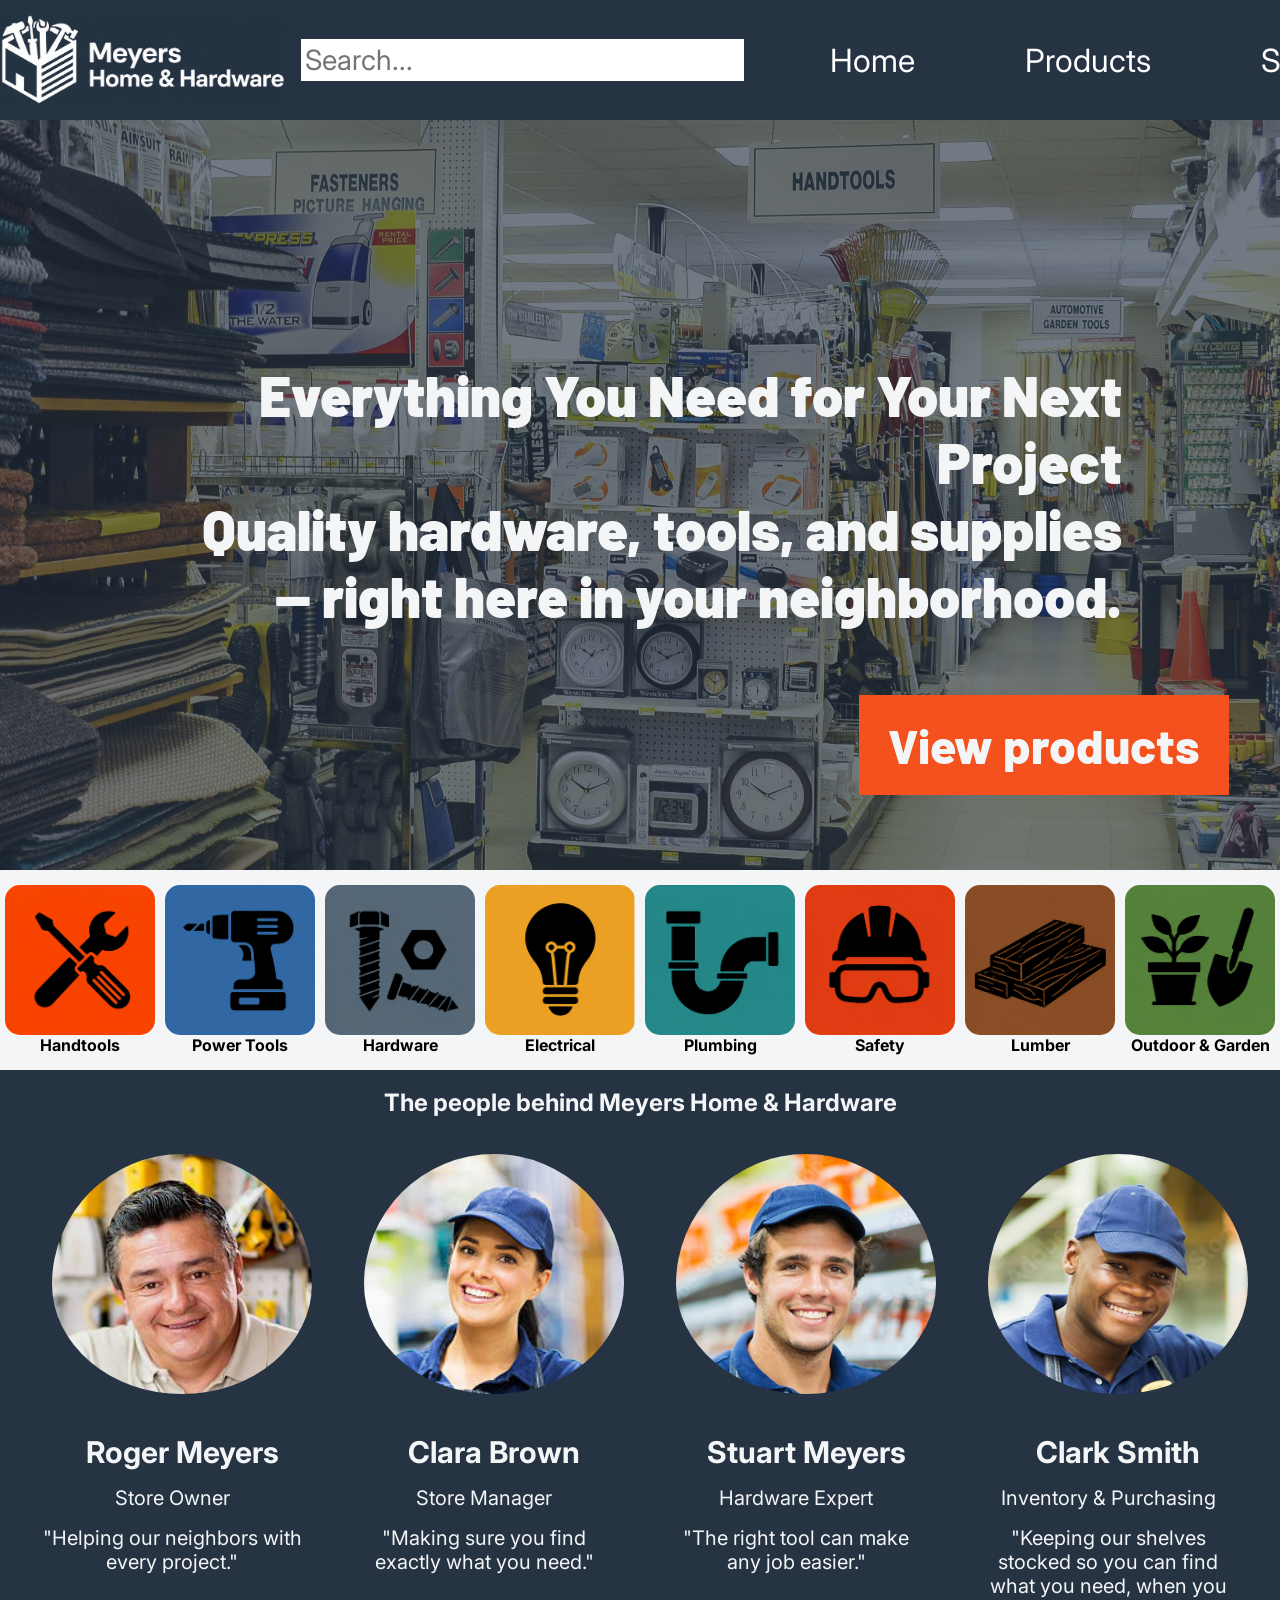
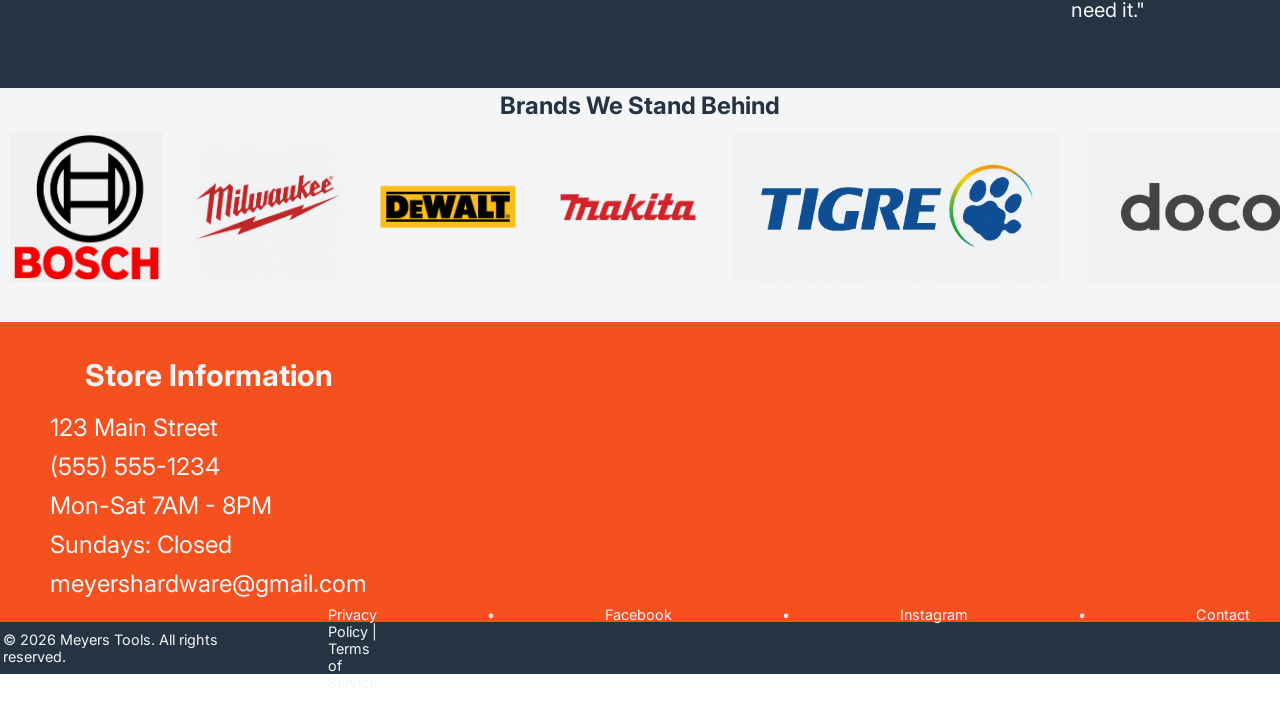
<file: index.html>
<html>
    <head>
        <title>Meyers Home & Hardware</title>
        <link href="./style.css" rel="stylesheet">
        <link rel="preconnect" href="https://fonts.googleapis.com">
<link rel="preconnect" href="https://fonts.gstatic.com" crossorigin>
<link href="https://fonts.googleapis.com/css2?family=Barlow:ital,wght@0,100;0,200;0,300;0,400;0,500;0,600;0,700;0,800;0,900;1,100;1,200;1,300;1,400;1,500;1,600;1,700;1,800;1,900&family=Inter:ital,opsz,wght@0,14..32,100..900;1,14..32,100..900&display=swap" rel="stylesheet">
        <header>
            <div>
                <nav class="header">
                    <img src="Images/logo correct 3.png" class="logo" style="flex-basis: 290px">
                    <input type="text" placeholder="Search...">
                    <ul>
                        <li><a href="https://google.com">Home</a></li>
                        <li><a href="https://google.com">Products</a></li>
                        <li><a href="https://google.com">Services</a></li>
                        <li><a href="https://google.com">Contact</a></li>
                    </ul>
                </nav>
            </div>
        </header>
            <div class="background">
                <img class="backgroundimage">
                <h1>Everything You Need for Your Next Project<br>Quality hardware, tools, and supplies — right here in your neighborhood.</h1>
                <div class="viewproduct">
                    <a href="https://google.com">View products</a>
                </div>
            </div>
        <section>
            <div class="categories">
                <article>
                    <a href="https://google.com"><img class="category" src="Images/handtools.png"></a>
                    <h4>Handtools</h4>
                </article>
                <article>
                    <a href="https://google.com"><img class="category" src="Images/powertools.png"></a>
                    <h4>Power Tools</h4>
                </article>
                <article>
                    <a href="https://google.com"><img class="category" src="Images/hardware test.png"></a>
                    <h4>Hardware</h4>
                </article>
                <article>
                    <a href="https://google.com"><img class="category" src="Images/electrical test.png"></a>
                    <h4>Electrical</h4>
                </article>
                <article>
                    <a href="https://google.com"><img class="category" src="Images/plumbing test.png"></a>
                    <h4>Plumbing</h4>
                </article>
                <article>
                    <a href="https://google.com"><img class="category" src="Images/safety.png"></a>
                    <h4>Safety</h4>
                </article>
                <article>
                    <a href="https://google.com"><img class="category" src="Images/lumber.png"></a>
                    <h4>Lumber</h4>
                </article>
                <article>
                    <a href="https://google.com"><img class="category" src="Images/garden test.png"></a>
                    <h4>Outdoor & Garden</h4>
                </article>
            </div>
        </section>
        <section class="meettheteam">
            <div class="titlesectionteam">
                <h2>The people behind Meyers Home & Hardware</h2>
            </div>
            <div class="team">
                <article>
                    <img src="Images/bossman1.png">
                    <h2>Roger Meyers</h2>
                    <p>Store Owner</p>
                    <p>"Helping our neighbors with every project."</p>
                </article>
                <article>
                    <img src="Images/headshot1.png">
                    <h2>Clara Brown</h2>
                    <p>Store Manager</p>
                    <p>"Making sure you find exactly what you need."</p>
                </article>
                <article>
                    <img src="Images/headshot2.png">
                    <h2>Stuart Meyers</h2>
                    <p>Hardware Expert</p>
                    <p>"The right tool can make any job easier."</p>
                </article>
                <article>
                    <img src="Images/headshot3.png">
                    <h2>Clark Smith</h2>
                    <p>Inventory & Purchasing</p>
                    <p>"Keeping our shelves stocked so you can find what you need, when you need it."</p>
                </article>
            </div>
        </section>
        <section>
            <div class="titlesection">
                <h3>Brands We Stand Behind</h3>
            </div>
            <div class="brandlist">
                <img src="Images/boschfix1.png" class="brand">
                <img src="Images/milwaukeefix1.png" class="brand">
                <img src="Images/dewalt.png" class="brand">
                <img src="Images/makita.png" class="brand">
                <img src="Images/tigre.png" class="brand">
                <img src="Images/docol.png" class="brand">
                <img src="Images/corfio.png" class="brand">
                <img src="Images/blukit.png" class="brand">
                <img src="Images/weg.png" class="brand">
                <img src="Images/montana.png" class="brand">

            </div>
        </section>
        <div class="storeinfo">
            <ul>
                <li><h3>Store Information</h3></li>
                <li><p>123 Main Street</p></li>
                <li><p>(555) 555-1234</p></li>
                <li><p>Mon-Sat 7AM - 8PM</p></li>
                <li><p>Sundays: Closed</p></li>
                <li><p>meyershardware@gmail.com</p></li>
            </ul>
            <iframe src="https://www.google.com/maps/embed?pb=!1m18!1m12!1m3!1d3280.4318591620304!2d-82.2039566624761!3d34.69428590000001!2m3!1f0!2f0!3f0!3m2!1i1024!2i768!4f13.1!3m3!1m2!1s0x88578a1bcdd709c9%3A0x56baa76373dd23d6!2sB.W.%20Burdette%20%26%20Son%20Hardware!5e0!3m2!1sen!2sbr!4v1785686858581!5m2!1sen!2sbr" width="600" height="450" style="border:0;" allowfullscreen="" loading="lazy" referrerpolicy="strict-origin-when-cross-origin"></iframe>
        </div>
    </body>
    <footer>
        <p class="copyright" style="flex-basis: 300px;">© 2026 Meyers Tools. All rights reserved.</p>
        <ul>
            <li><a href="https://google.com" class="footerelement">Privacy Policy | Terms of Service</a></li>
            <li><p class="footerelement">•</p></li>
            <li><a href="https://google.com" class="footerelement">Facebook</a></li>
            <li><p class="footerelement">•</p></li>
            <li><a href="https://google.com" class="footerelement">Instagram</a></li>
            <li><p class="footerelement">•</p></li>
            <li><a href="https://google.com" class="footerelement">Contact</a></li>
        </ul>
    </footer>
</html>
</file>
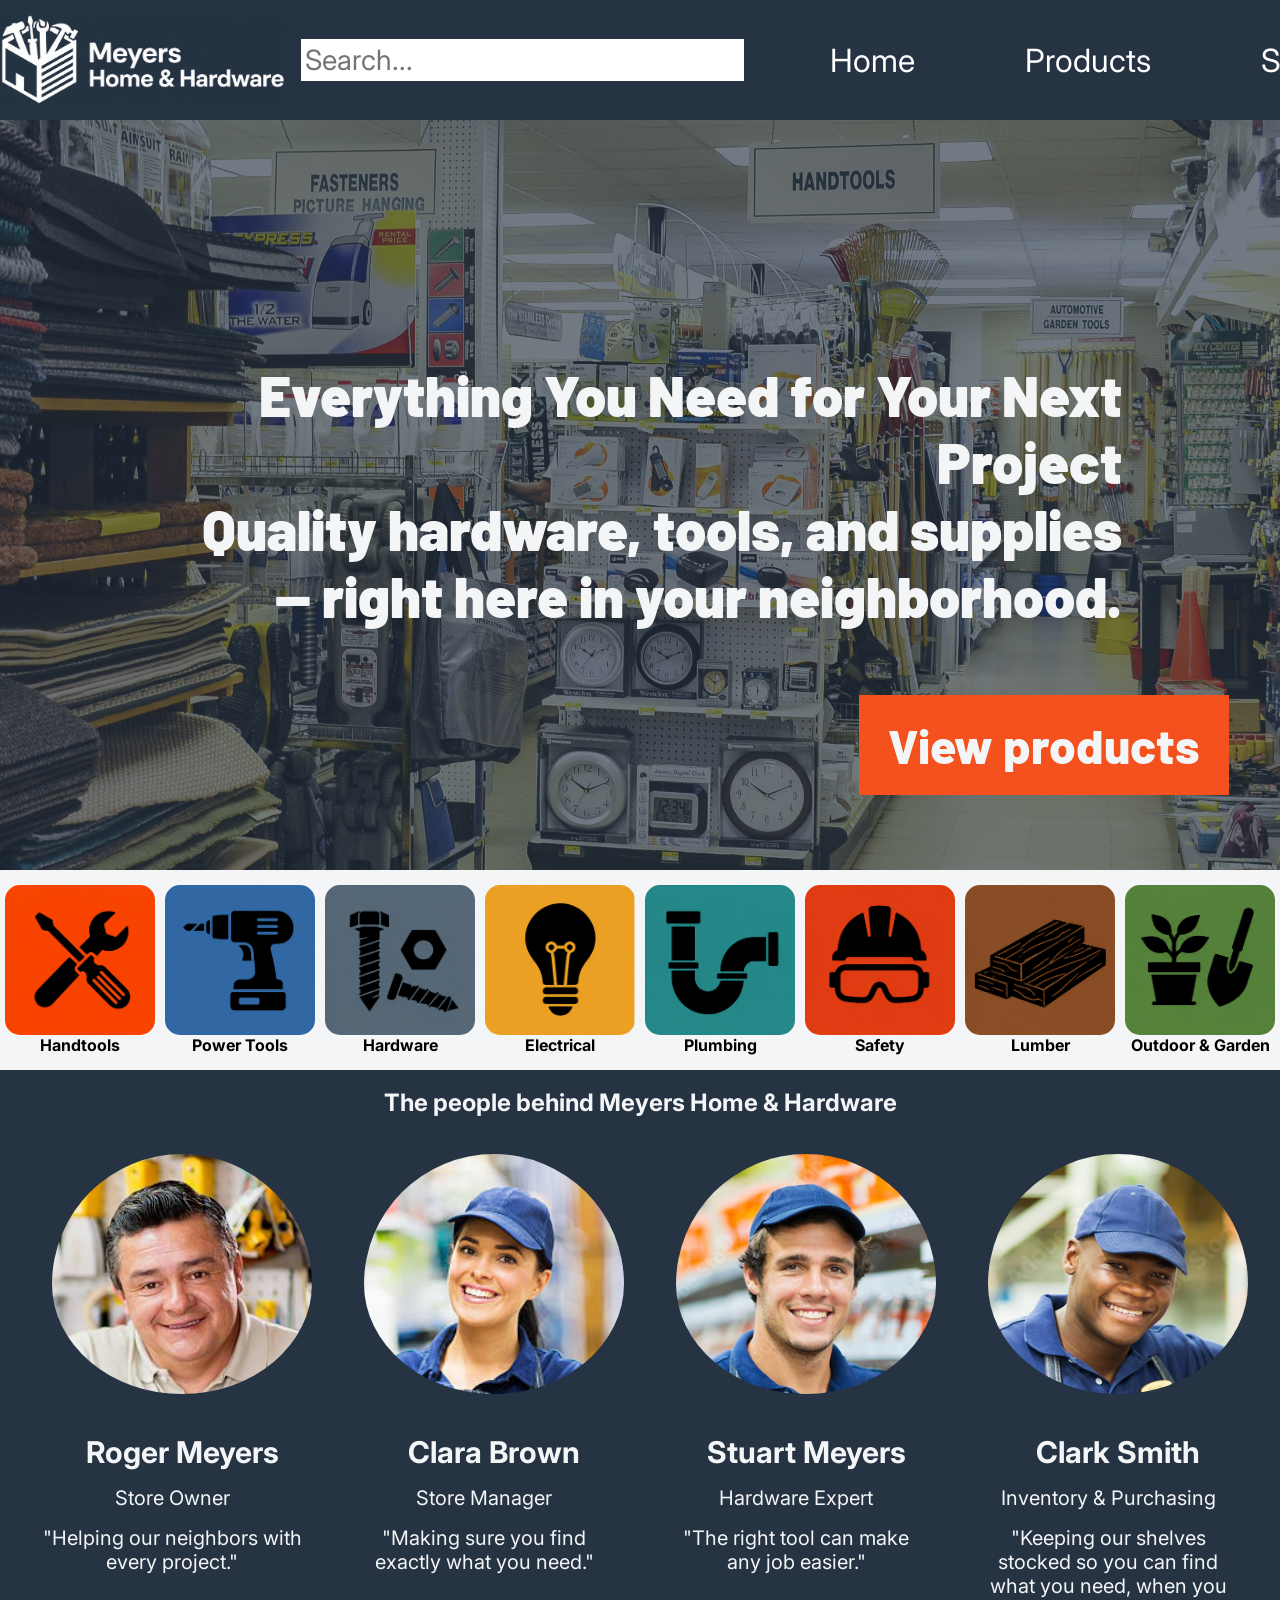
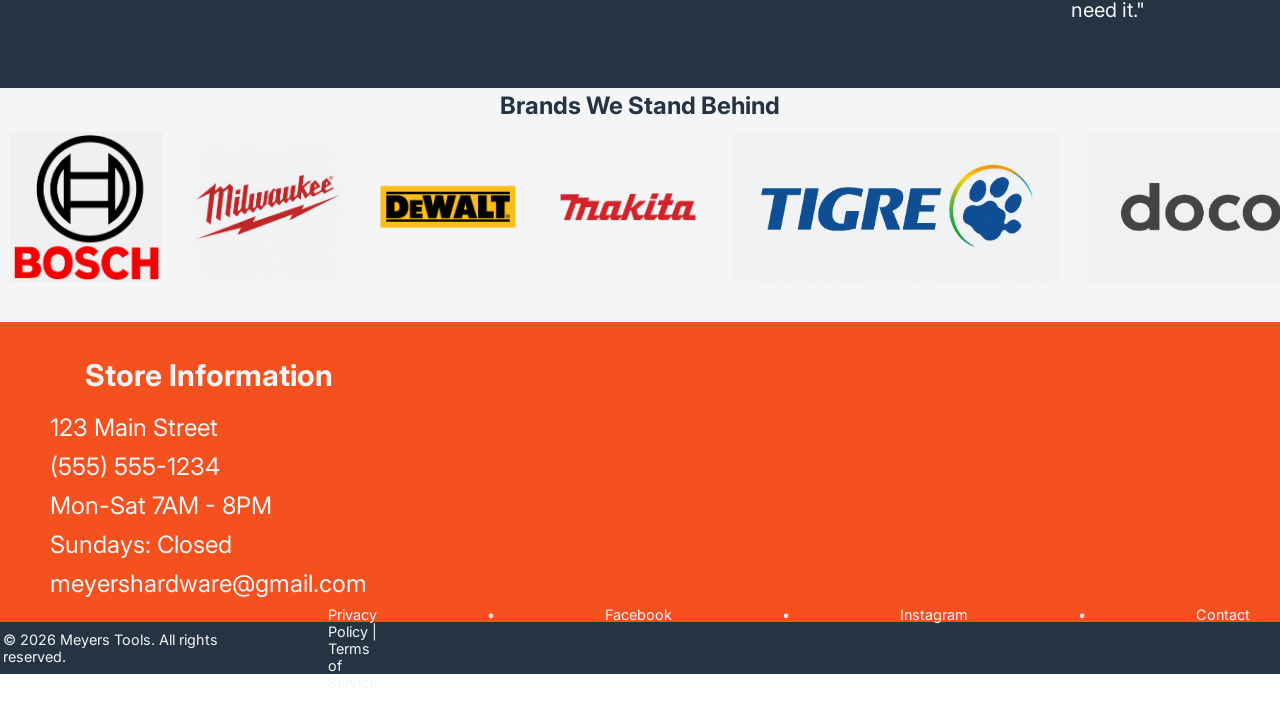
<file: meyershardware.html>
<html>
    <head>
        <title>Meyers Home & Hardware</title>
        <link href="./style.css" rel="stylesheet">
        <link rel="preconnect" href="https://fonts.googleapis.com">
<link rel="preconnect" href="https://fonts.gstatic.com" crossorigin>
<link href="https://fonts.googleapis.com/css2?family=Barlow:ital,wght@0,100;0,200;0,300;0,400;0,500;0,600;0,700;0,800;0,900;1,100;1,200;1,300;1,400;1,500;1,600;1,700;1,800;1,900&family=Inter:ital,opsz,wght@0,14..32,100..900;1,14..32,100..900&display=swap" rel="stylesheet">
        <header>
            <div>
                <nav class="header">
                    <img src="Images/logo correct 3.png" class="logo" style="flex-basis: 290px">
                    <input type="text" placeholder="Search...">
                    <ul>
                        <li><a href="https://google.com">Home</a></li>
                        <li><a href="https://google.com">Products</a></li>
                        <li><a href="https://google.com">Services</a></li>
                        <li><a href="https://google.com">Contact</a></li>
                    </ul>
                </nav>
            </div>
        </header>
            <div class="background">
                <img class="backgroundimage">
                <h1>Everything You Need for Your Next Project<br>Quality hardware, tools, and supplies — right here in your neighborhood.</h1>
                <div class="viewproduct">
                    <a href="https://google.com">View products</a>
                </div>
            </div>
        <section>
            <div class="categories">
                <article>
                    <a href="https://google.com"><img class="category" src="Images/handtools.png"></a>
                    <h4>Handtools</h4>
                </article>
                <article>
                    <a href="https://google.com"><img class="category" src="Images/powertools.png"></a>
                    <h4>Power Tools</h4>
                </article>
                <article>
                    <a href="https://google.com"><img class="category" src="Images/hardware test.png"></a>
                    <h4>Hardware</h4>
                </article>
                <article>
                    <a href="https://google.com"><img class="category" src="Images/electrical test.png"></a>
                    <h4>Electrical</h4>
                </article>
                <article>
                    <a href="https://google.com"><img class="category" src="Images/plumbing test.png"></a>
                    <h4>Plumbing</h4>
                </article>
                <article>
                    <a href="https://google.com"><img class="category" src="Images/safety.png"></a>
                    <h4>Safety</h4>
                </article>
                <article>
                    <a href="https://google.com"><img class="category" src="Images/lumber.png"></a>
                    <h4>Lumber</h4>
                </article>
                <article>
                    <a href="https://google.com"><img class="category" src="Images/garden test.png"></a>
                    <h4>Outdoor & Garden</h4>
                </article>
            </div>
        </section>
        <section class="meettheteam">
            <div class="titlesectionteam">
                <h2>The people behind Meyers Home & Hardware</h2>
            </div>
            <div class="team">
                <article>
                    <img src="Images/bossman1.png">
                    <h2>Roger Meyers</h2>
                    <p>Store Owner</p>
                    <p>"Helping our neighbors with every project."</p>
                </article>
                <article>
                    <img src="Images/headshot1.png">
                    <h2>Clara Brown</h2>
                    <p>Store Manager</p>
                    <p>"Making sure you find exactly what you need."</p>
                </article>
                <article>
                    <img src="Images/headshot2.png">
                    <h2>Stuart Meyers</h2>
                    <p>Hardware Expert</p>
                    <p>"The right tool can make any job easier."</p>
                </article>
                <article>
                    <img src="Images/headshot3.png">
                    <h2>Clark Smith</h2>
                    <p>Inventory & Purchasing</p>
                    <p>"Keeping our shelves stocked so you can find what you need, when you need it."</p>
                </article>
            </div>
        </section>
        <section>
            <div class="titlesection">
                <h3>Brands We Stand Behind</h3>
            </div>
            <div class="brandlist">
                <img src="Images/boschfix1.png" class="brand">
                <img src="Images/milwaukeefix1.png" class="brand">
                <img src="Images/dewalt.png" class="brand">
                <img src="Images/makita.png" class="brand">
                <img src="Images/tigre.png" class="brand">
                <img src="Images/docol.png" class="brand">
                <img src="Images/corfio.png" class="brand">
                <img src="Images/blukit.png" class="brand">
                <img src="Images/weg.png" class="brand">
                <img src="Images/montana.png" class="brand">

            </div>
        </section>
        <div class="storeinfo">
            <ul>
                <li><h3>Store Information</h3></li>
                <li><p>123 Main Street</p></li>
                <li><p>(555) 555-1234</p></li>
                <li><p>Mon-Sat 7AM - 8PM</p></li>
                <li><p>Sundays: Closed</p></li>
                <li><p>meyershardware@gmail.com</p></li>
            </ul>
            <iframe src="https://www.google.com/maps/embed?pb=!1m18!1m12!1m3!1d3280.4318591620304!2d-82.2039566624761!3d34.69428590000001!2m3!1f0!2f0!3f0!3m2!1i1024!2i768!4f13.1!3m3!1m2!1s0x88578a1bcdd709c9%3A0x56baa76373dd23d6!2sB.W.%20Burdette%20%26%20Son%20Hardware!5e0!3m2!1sen!2sbr!4v1785686858581!5m2!1sen!2sbr" width="600" height="450" style="border:0;" allowfullscreen="" loading="lazy" referrerpolicy="strict-origin-when-cross-origin"></iframe>
        </div>
    </body>
    <footer>
        <p class="copyright" style="flex-basis: 300px;">© 2026 Meyers Tools. All rights reserved.</p>
        <ul>
            <li><a href="https://google.com" class="footerelement">Privacy Policy | Terms of Service</a></li>
            <li><p class="footerelement">•</p></li>
            <li><a href="https://google.com" class="footerelement">Facebook</a></li>
            <li><p class="footerelement">•</p></li>
            <li><a href="https://google.com" class="footerelement">Instagram</a></li>
            <li><p class="footerelement">•</p></li>
            <li><a href="https://google.com" class="footerelement">Contact</a></li>
        </ul>
    </footer>
</html>
</file>
<file: style.css>
* {
    font-family: "Inter", Arial, sans-serif;
    box-sizing: border-box;
    margin: 0px;
}

/* Header */
.header {
    height: 120px;
    margin: 0px;
    display: flex;
    justify-content: space-evenly;
    align-items: center;
    background-color: #253342;
    gap: 10px;
}

ul {
    list-style-type: none;
    display: flex;
    gap: 50px;
}

li a {
    font-size: 32px;
    display: block;
    text-decoration: none;
    color: white;
    padding: 40px 30px;
}

li a:hover {
    background-color: #33404e;
    color: white;
}

input {
    border: none;
    padding: 4px;
    margin: 4px 6px;
    font-size: 28px;
}

.logo {
    height: 90px;
    width: 290px;
}

/* Main Image */

.background {
    position: relative;
    height: 750px;

    display: flex;
    flex-direction: column;
    justify-content: center;
    align-items: center;

    text-align: center;

    background-image:
        linear-gradient(
            rgba(37, 51, 66, 0.65),
            rgba(37, 51, 66, 0.65)
        ),
        url("Images/background.png");

    background-size: cover;
    background-position: center;
}

h1 {
    position: absolute;
    font-family: "Barlow", Arial, sans-serif;

    font-weight: 900;
    font-size: 56px;
    border: 30px, 30px;
    padding: 30px;
    color: #F4F5F7;
    width: 80%;
    max-width: 1200px;
    text-align: right;

}

.viewproduct {
    position: absolute;
    background-color: #F4511E; 
    border: 20px 20px;
    height: 100px;
    width: 370px;
    max-width: 80%;
    display: flex;
    align-items: center;
    justify-content: center;
    bottom: 10%;
    right: 4%;
}
.viewproduct a {
    font-family: "Barlow", Arial, sans-serif;
    font-weight: 800;
    font-size: 48px;
    color: #F4F5F7;
    text-decoration: none;
}

.viewproduct:hover {
    color: #F4F5F7;
    background-color: #F45C2C;
}

/* Categories */

.categories {
    height: 200px;
    background-color: #F4F5F7;
    display: flex;
    align-items: center;
    justify-content: space-around;
    text-align: center;
}

.category {
    display: block;
    height: 150px;
    width: 150px;
    border-radius: 15px;;
}

.category h2, p {
    align-items: center;
}

/* Meet the Team */

.titlesectionteam {
    display: flex;
    justify-content: center;
    align-items: center;
    background-color: #253342;
    height: 34px;
    color: #F4F5F7;
}

.titlesectionteam h2 {
    margin: 40px 0px 10px 0px;
}

.meettheteam {
    background-color: #253342;
    padding-bottom: 10px;
}

.team {
    display: flex;
    justify-content: space-evenly;
    align-items: flex-start;
    flex-wrap: wrap;
    padding: 30px 0;
}

.team article{
    width: 260px;
    text-align: center;
    color: #F4F5F7;
    font-size: 20px;
    margin: 10px;
}

.team article h2 {
    width: 260px;
    margin: 10px;
}

.team article p {
    width: 260px;
    margin: 16px 0;
}

.team img {
    height: 260px;
    width: 260px;
    margin: 10px;
    border-radius: 50%;
    padding-bottom: 20px;
}

/* Brand list */

.titlesection {
    display: flex;
    justify-content: center;
    align-items: center;
    background-color:#F4F5F7;
    height: 34px;
}

h3 {
    color: #253342;
    margin: 10px 10px;
    font-size: 24px;
    text-align: center;

}
.brandlist {
    background-color:#F4F5F7;
    height:200px;
    gap: 10px;
    display: flex;
    overflow-x: scroll;
    scroll-behavior: smooth;

}

.brand {
    height: 150px;
    width: auto;
    margin: 10px;
    flex-shrink: 0;
}

/* Store Information */

.storeinfo {
    min-height: 300px;
    background-color: #F4511E;
    display: flex;
    flex-direction: row;
    align-items: center;
    justify-content: space-evenly;
}

.storeinfo ul {
    flex-direction: column;
    color:#F4F5F7;
    font-size: 24px;
    gap: 10px;
    margin: 10px;
}

.storeinfo h3 {
    font-size: 30px;
    color:#F4F5F7
}

iframe {
    height: 250px;
    max-width: 1000px;
    width: 100%;
}

/* Footer */

footer {
    background-color: #253342;
    justify-content: space-around;
    align-items: center;
    display: flex;
    height: 52px;
    gap: 20px;
}

.footerelement {
    padding: 1px 1px;
    font-size: 0.90rem;
    margin: 3px 20px;
    display: block;
    text-decoration: none;
    color: #F4F5F7;
    padding: 10px 10px;
}

footer p {
    margin: 3px 3px;
    color: #F4F5F7;
    font-size: 0.90rem;

}

/* media screen */

@media screen and (max-width: 600px) {
    .header {
        height: auto;
        flex-direction: column;
        padding: 15px;
        gap: 10px;
    }

   .logo {
        width: 200px;
        height: auto;
   }

   .ul {
        flex-direction: column;
        gap: 0px;
        width: 100%;
   }

   .li {
        width: 100%;
   }

   .li a {
        width: 100%;
        font-size: 20px;
        padding: 12px;
        text-align: center;
   }

   .viewproduct {
        width: 280px;
        height: 70px;
        right: 50%;
        transform: translateX(50%);
        bottom: 8%;
   }

   .viewproduct a {
        font-size: 28px;
   }

   .categories {
        display: flex;
        overflow-x: auto;
        scroll-behavior: smooth;
        gap: 20px;
    }

    .category {
        height: 150px;
        width: 150px;
        flex-shrink: 0;
    }
}
</file>
